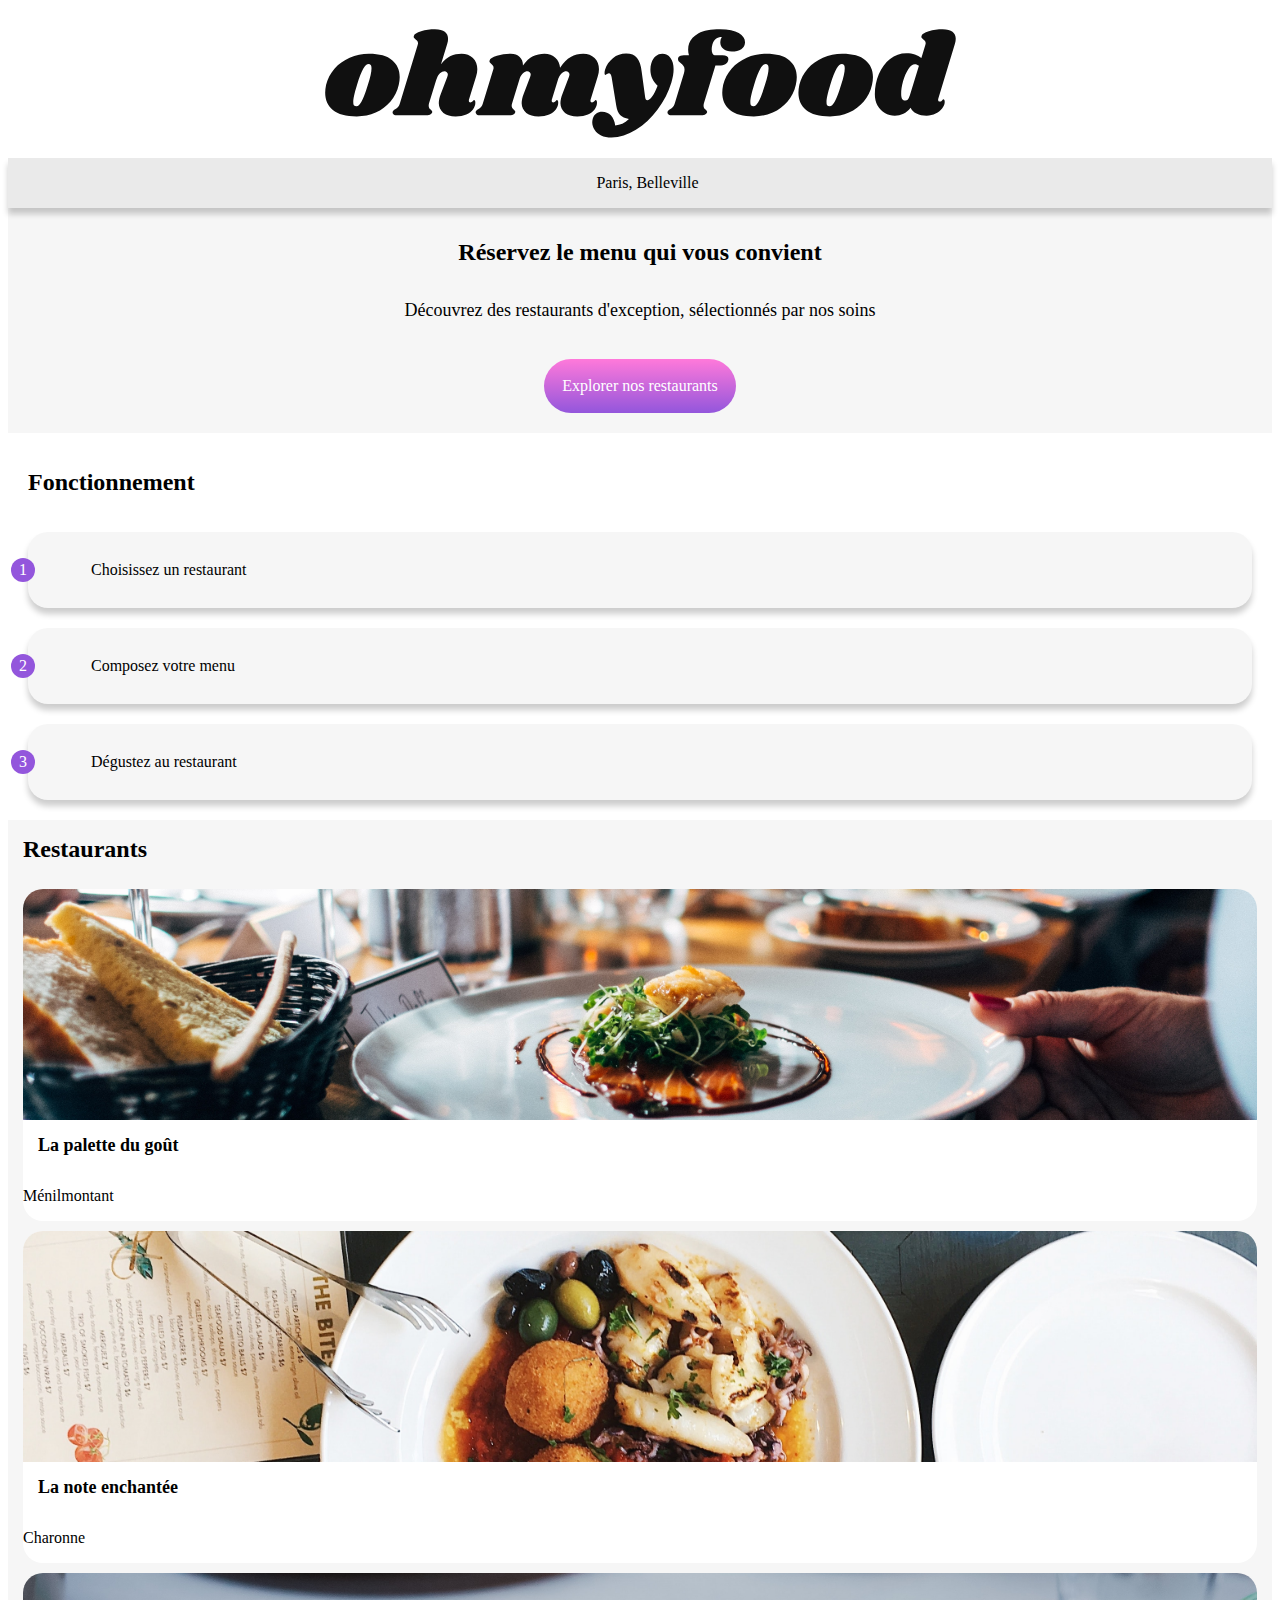
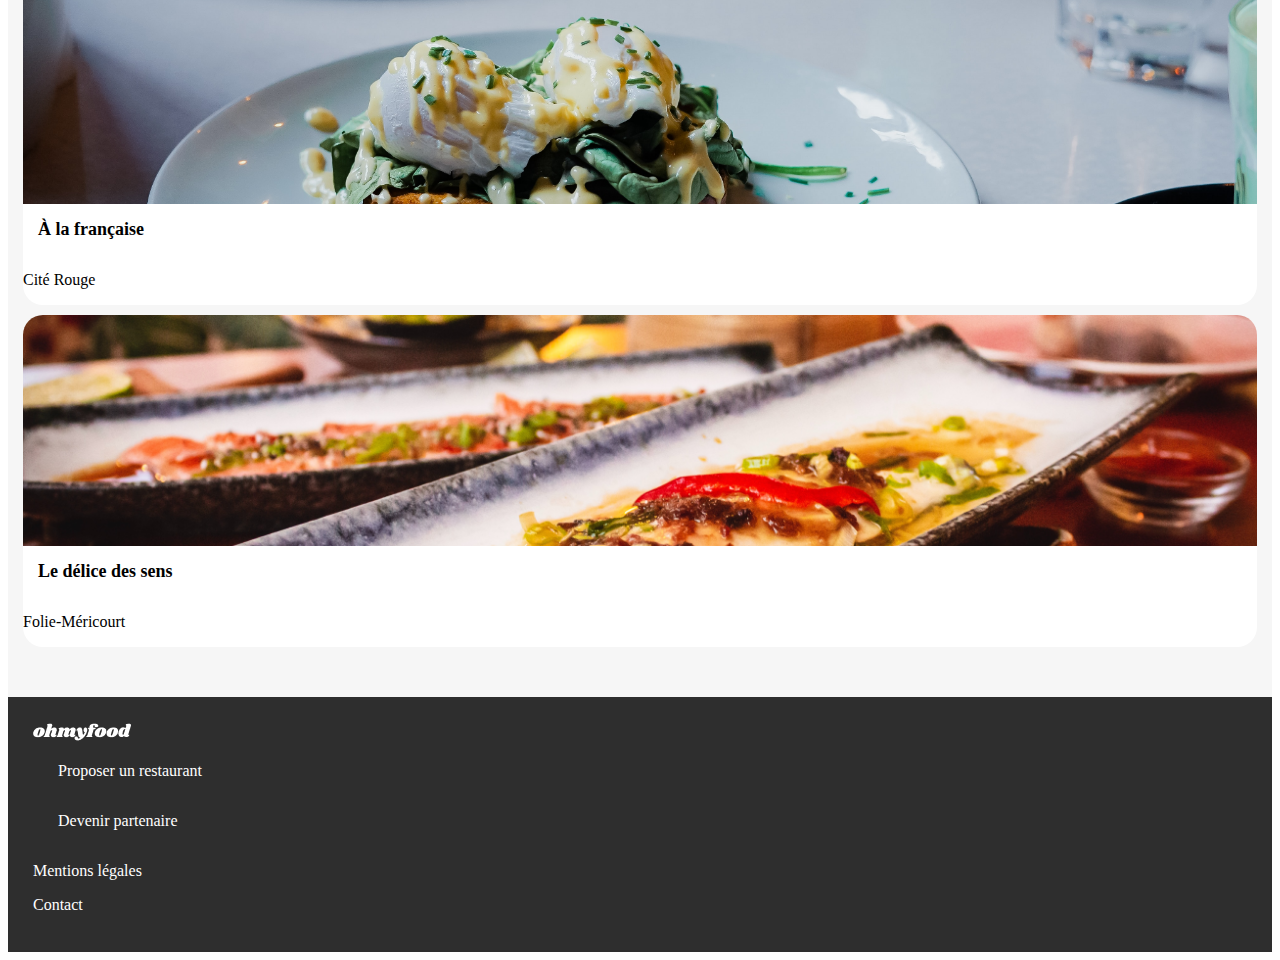
<file: index.html>
<html lang="fr">
    <head>
        <meta charset="UTF-8">
        <meta name="viewport" content="width=device-width, initial-scale=1.0">
        <link rel="preconnect" href="https://fonts.googleapis.com">
        <link rel="preconnect" href="https://fonts.gstatic.com" crossorigin>
        <link href="https://fonts.googleapis.com/css2?family=Raleway:wght@400;500;700&display=swap" rel="stylesheet">
        <link rel="stylesheet" href="https://cdnjs.cloudflare.com/ajax/libs/font-awesome/6.2.1/css/all.min.css"
        integrity="sha512-MV7K8+y+gLIBoVD59lQIYicR65iaqukzvf/nwasF0nqhPay5w/9lJmVM2hMDcnK1OnMGCdVK+iQrJ7lzPJQd1w=="
        crossorigin="anonymous" referrerpolicy="no-referrer">
        <link rel="stylesheet" href="./css-scss/style.css">
        <title>ohmyfood</title>
    </head>
    <body>
        <header>
            <img src="images et textes OMF/images/logo/ohmyfood@2x.svg" alt="logo ohmyfood">
            <div class="localisation">
                <i class="fa-solid fa-location-dot icon_location"></i>
                <p>Paris, Belleville</p>
            </div>
        </header>
        
        <section class="presentation">
            <h1>Réservez le menu qui vous convient</h1>
            <p>Découvrez des restaurants d'exception, sélectionnés par nos soins</p>
            <button class="btn">Explorer nos restaurants</button>
        </section>
        
        <section class="fonctionnement">
            <h1>Fonctionnement</h1>
            <div>
                <span>1</span>
                <i class="fa-solid fa-mobile-screen-button"></i>
                <p>Choisissez un restaurant</p>
            </div>
            <div>
                <span>2</span>
                <i class="fa-solid fa-list-ul"></i>
                <p>Composez votre menu</p> 
            </div>
            <div>
                <span>3</span>
                <i class="fa-solid fa-store"></i>
                <p>Dégustez au restaurant</p>
            </div>

        </section>

        <section class="restaurants">
            <h1>Restaurants</h1>
            <div>
                <img src="images et textes OMF/images/restaurants/jay-wennington-N_Y88TWmGwA-unsplash.jpg" alt="table avec un couvert et un repas">
                <div>
                    <h2>La palette du goût</h2>
                    <i class="fa-regular fa-heart"></i>
                </div>
                <p>Ménilmontant</p>
                
            </div>
            <div>
                <img src="images et textes OMF/images/restaurants/stil-u2Lp8tXIcjw-unsplash.jpg" alt="plat sur une table">
                <div>
                    <h2>La note enchantée</h2>
                    <i class="fa-regular fa-heart"></i>
                </div>
                <p>Charonne</p>
                
            </div>
            <div>
                <img src="images et textes OMF/images/restaurants/toa-heftiba-DQKerTsQwi0-unsplash.jpg" alt="repas sur une table">
                <div>
                    <h2>À la française</h2>
                    <i class="fa-regular fa-heart"></i>
                </div>
                <p>Cité Rouge</p>
                
                
            </div>
            <div>
                <img src="images et textes OMF/images/restaurants/louis-hansel-shotsoflouis-qNBGVyOCY8Q-unsplash.jpg" alt="longue assiette creuse sur une table">
                <div>
                    <h2>Le délice des sens</h2>
                    <i class="fa-regular fa-heart"></i>
                </div>
                <p>Folie-Méricourt</p>
            </div>
        </section>

        <footer>
            <div>
                <img src="images et textes OMF/images/logo/ohmyfood_little.png" alt="logo du site">
            </div>
            <div>
                <i class="fa-solid fa-utensils"></i>
                <p>Proposer un restaurant</p>
            </div>
            <div>
                <i class="fa-solid fa-handshake-angle"></i>                     
                <p>Devenir partenaire</p>
            </div>
            <p>Mentions légales</p>
            <p>Contact</p>

        </footer>
        
    
    </body>
</html>
</file>
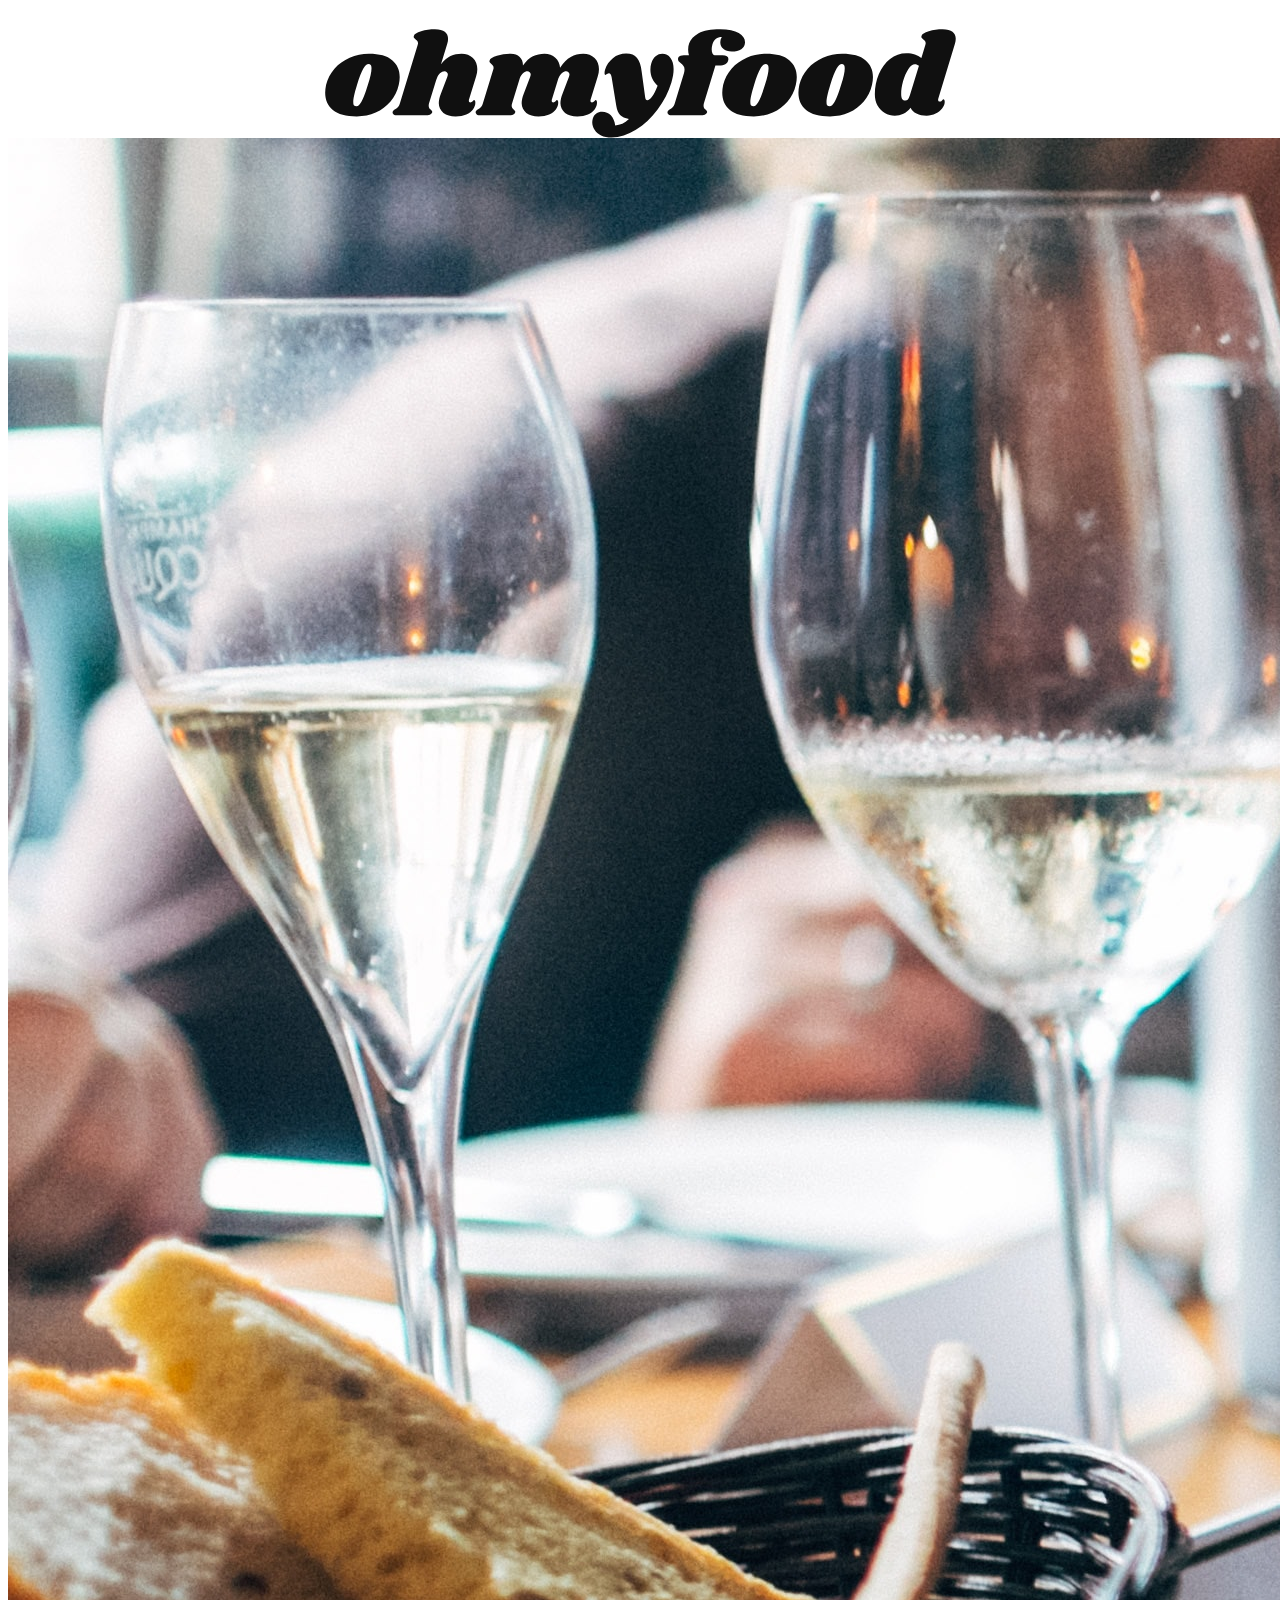
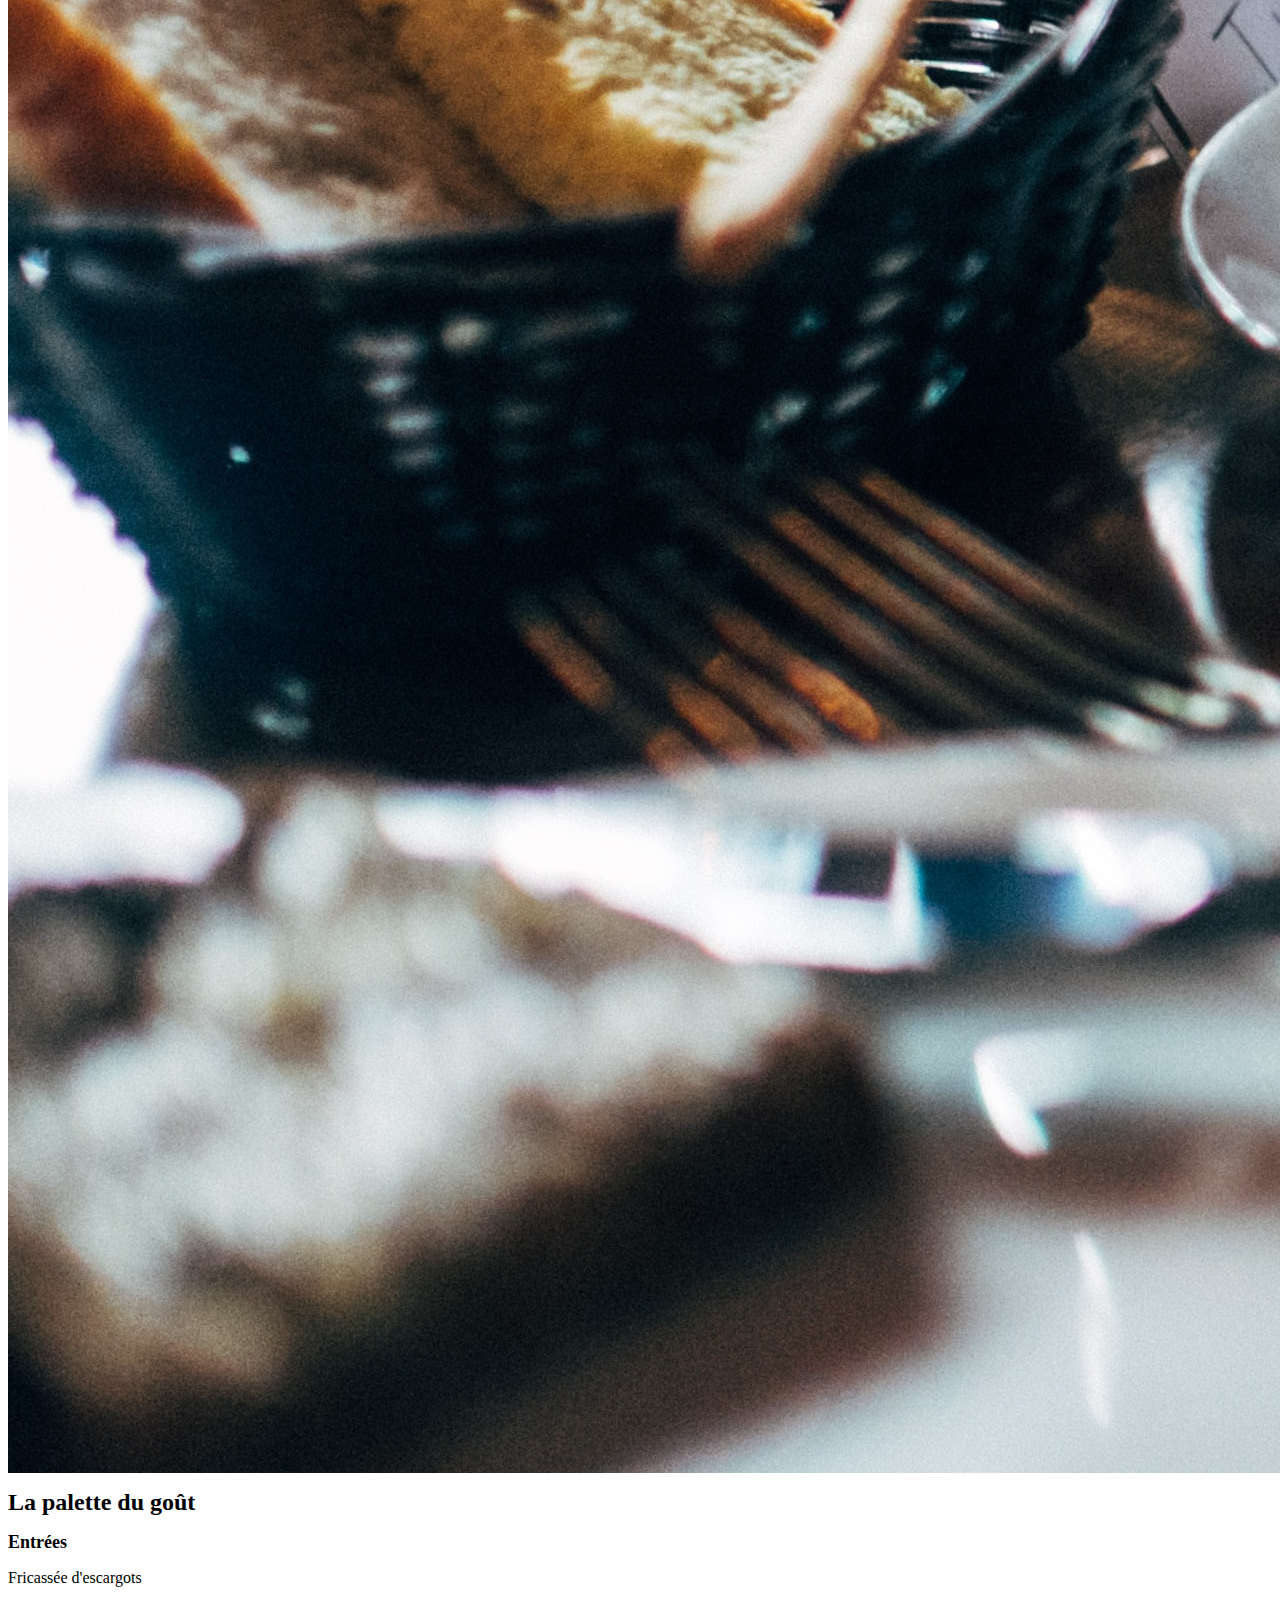
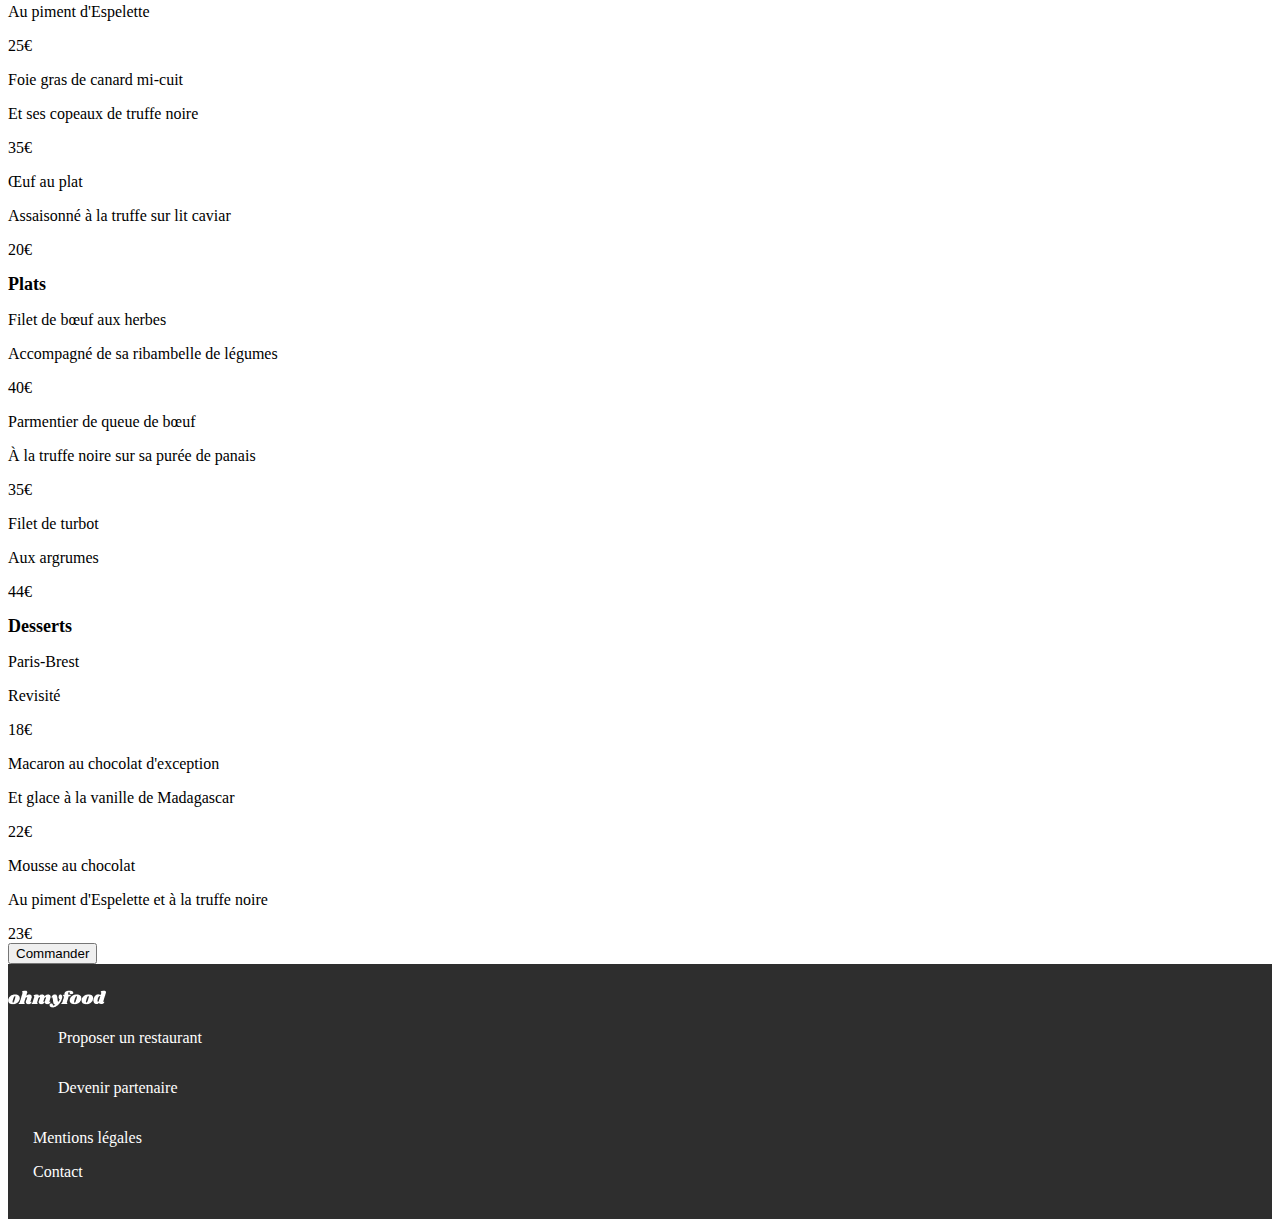
<file: page1.html>
<html lang="fr">
    
    <head>
        <meta charset="UTF-8">
        <meta name="viewport" content="width=device-width, initial-scale=1.0">
        <link rel="preconnect" href="https://fonts.googleapis.com">
        <link rel="preconnect" href="https://fonts.gstatic.com" crossorigin>
        <link href="https://fonts.googleapis.com/css2?family=Raleway:wght@400;500;700&display=swap" rel="stylesheet">
        <link rel="stylesheet" href="https://cdnjs.cloudflare.com/ajax/libs/font-awesome/6.2.1/css/all.min.css"
        integrity="sha512-MV7K8+y+gLIBoVD59lQIYicR65iaqukzvf/nwasF0nqhPay5w/9lJmVM2hMDcnK1OnMGCdVK+iQrJ7lzPJQd1w=="
        crossorigin="anonymous" referrerpolicy="no-referrer">
        <link rel="stylesheet" href="./css-scss/style.css">
        <title>ohmyfood</title>
    </head>
    
    <body>
        <header> 
            <img src="images et textes OMF/images/logo/ohmyfood@2x.svg" alt="logo ohmyfood">
        </header>
        
        <section>
            <img src="images et textes OMF/images/restaurants/jay-wennington-N_Y88TWmGwA-unsplash.jpg" alt="assiette sur une table et une main">
            <div>
                <h1>La palette du goût</h1>
                <i class="fa-regular fa-heart"></i>
            </div>
            <article> 
                <h2>Entrées</h2>
                <div>
                    <div>
                        <p>Fricassée d'escargots</p>
                        <p>Au piment d'Espelette</p>
                    </div>
                    <span>25€</span>
                </div>
                <div>
                    <div>
                        <p>Foie gras de canard mi-cuit</p>
                        <p>Et ses copeaux de truffe noire</p>
                    </div>
                    <span>35€</span>
                </div>
                <div>
                    <div>
                        <p>Œuf au plat</p>
                        <p>Assaisonné à la truffe sur lit caviar</p>
                    </div>
                    <span>20€</span>
                </div>

            </article>

            <article>
                <h2>Plats</h2>
                <div>
                    <div>
                        <p>Filet de bœuf aux herbes</p>
                        <p>Accompagné de sa ribambelle de légumes</p>
                    </div>
                    <span>40€</span>
                </div>
                <div>
                    <div>
                        <p>Parmentier de queue de bœuf</p>
                        <p>À la truffe noire sur sa purée de panais</p>
                    </div>
                    <span>35€</span>
                </div>
                <div>
                    <div>
                        <p>Filet de turbot</p>
                        <p>Aux argrumes</p>
                    </div>
                    <span>44€</span>
                </div>
            </article>
            <article>
                <h2>Desserts</h2>
                <div>
                    <div>
                        <p>Paris-Brest</p>
                        <p>Revisité</p>
                    </div>
                    <span>18€</span>
                </div>
                <div>
                    <div>
                        <p>Macaron au chocolat d'exception</p>
                        <p>Et glace à la vanille de Madagascar</p>
                    </div>
                    <span>22€</span>
                </div>
                <div>
                    <div>
                        <p>Mousse au chocolat</p>
                        <p>Au piment d'Espelette et à la truffe noire</p>
                    </div>
                    <span>23€</span>
                </div>
            </article>
            <button>Commander</button>

        </section>

        <footer>
            
            <img src="images et textes OMF/images/logo/ohmyfood_little.png" alt="logo du site">
            <div>
                <i class="fa-solid fa-utensils"></i>
                <p>Proposer un restaurant</p>
            </div>
            <div>
                <i class="fa-solid fa-handshake-angle"></i>
                <p>Devenir partenaire</p>
            </div>
            <p>Mentions légales</p>
            <p>Contact</p>

        </footer>
    </body>
    
</html>
</file>
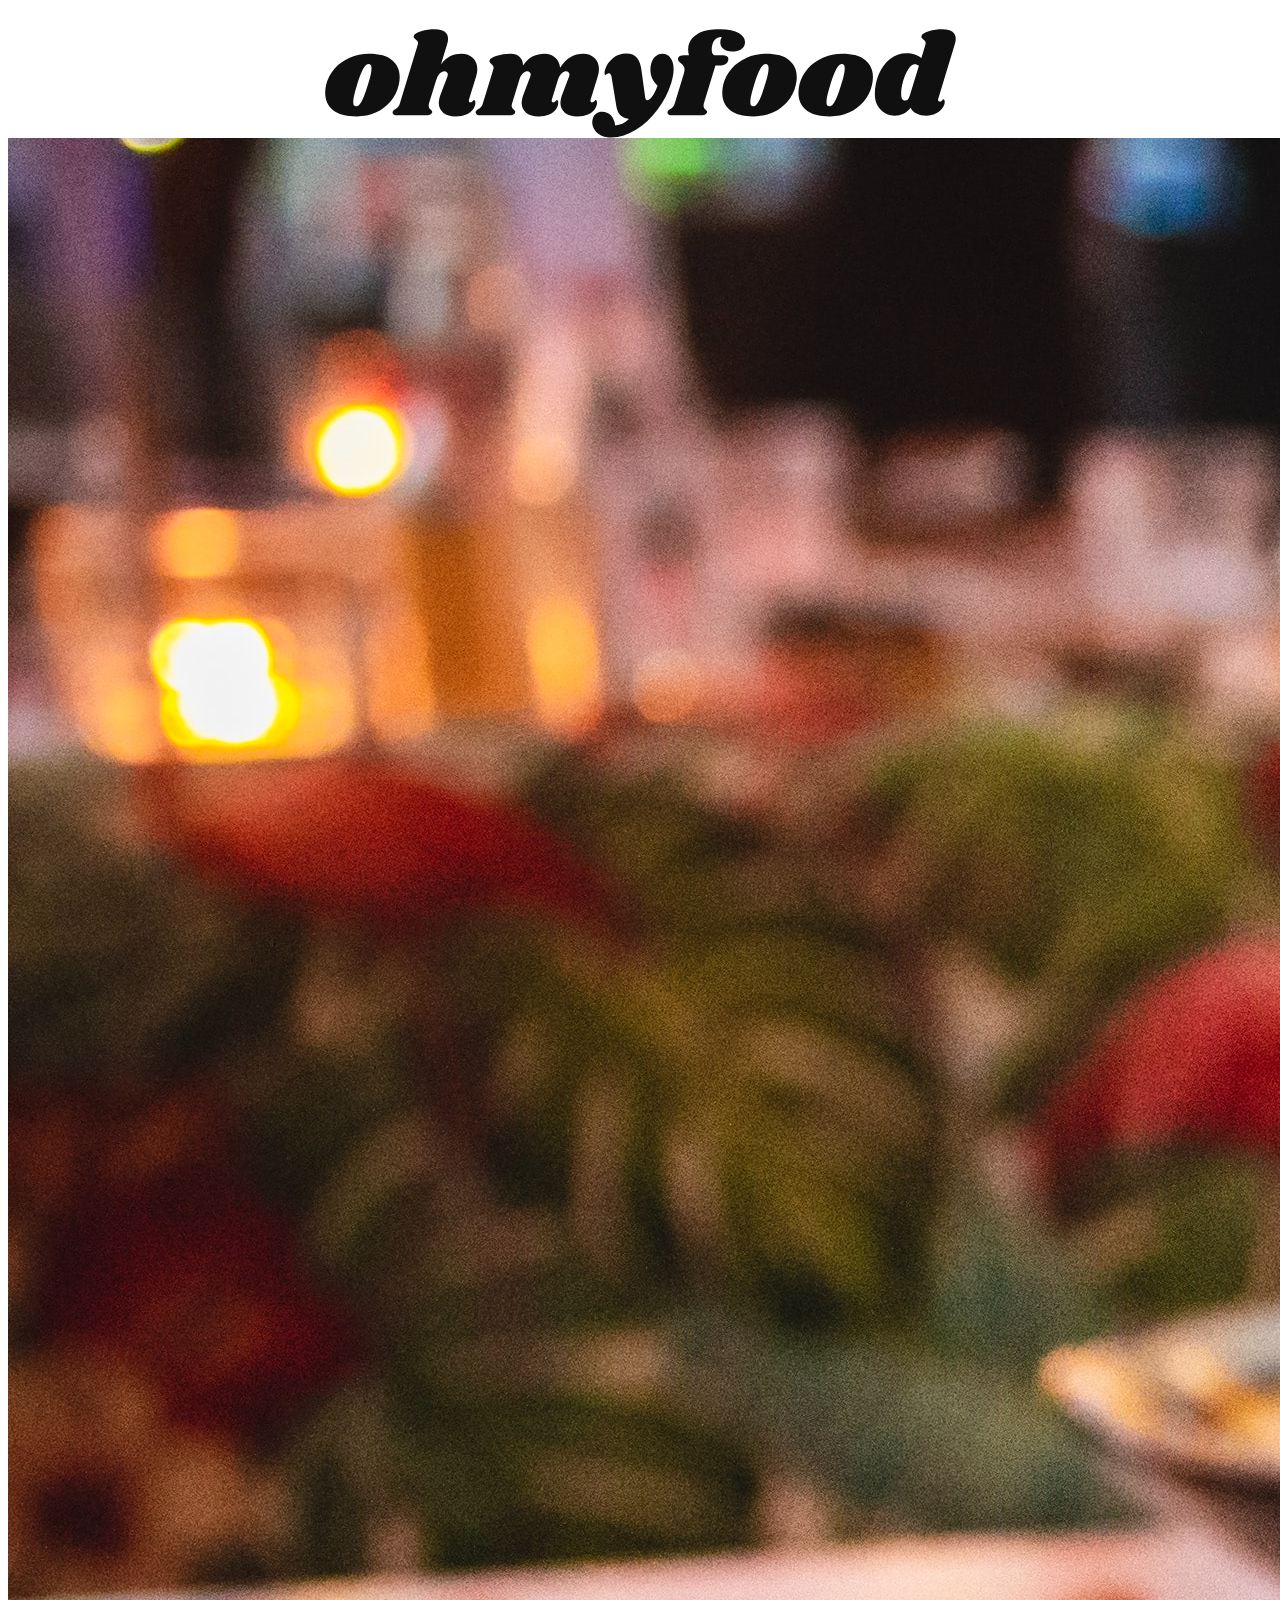
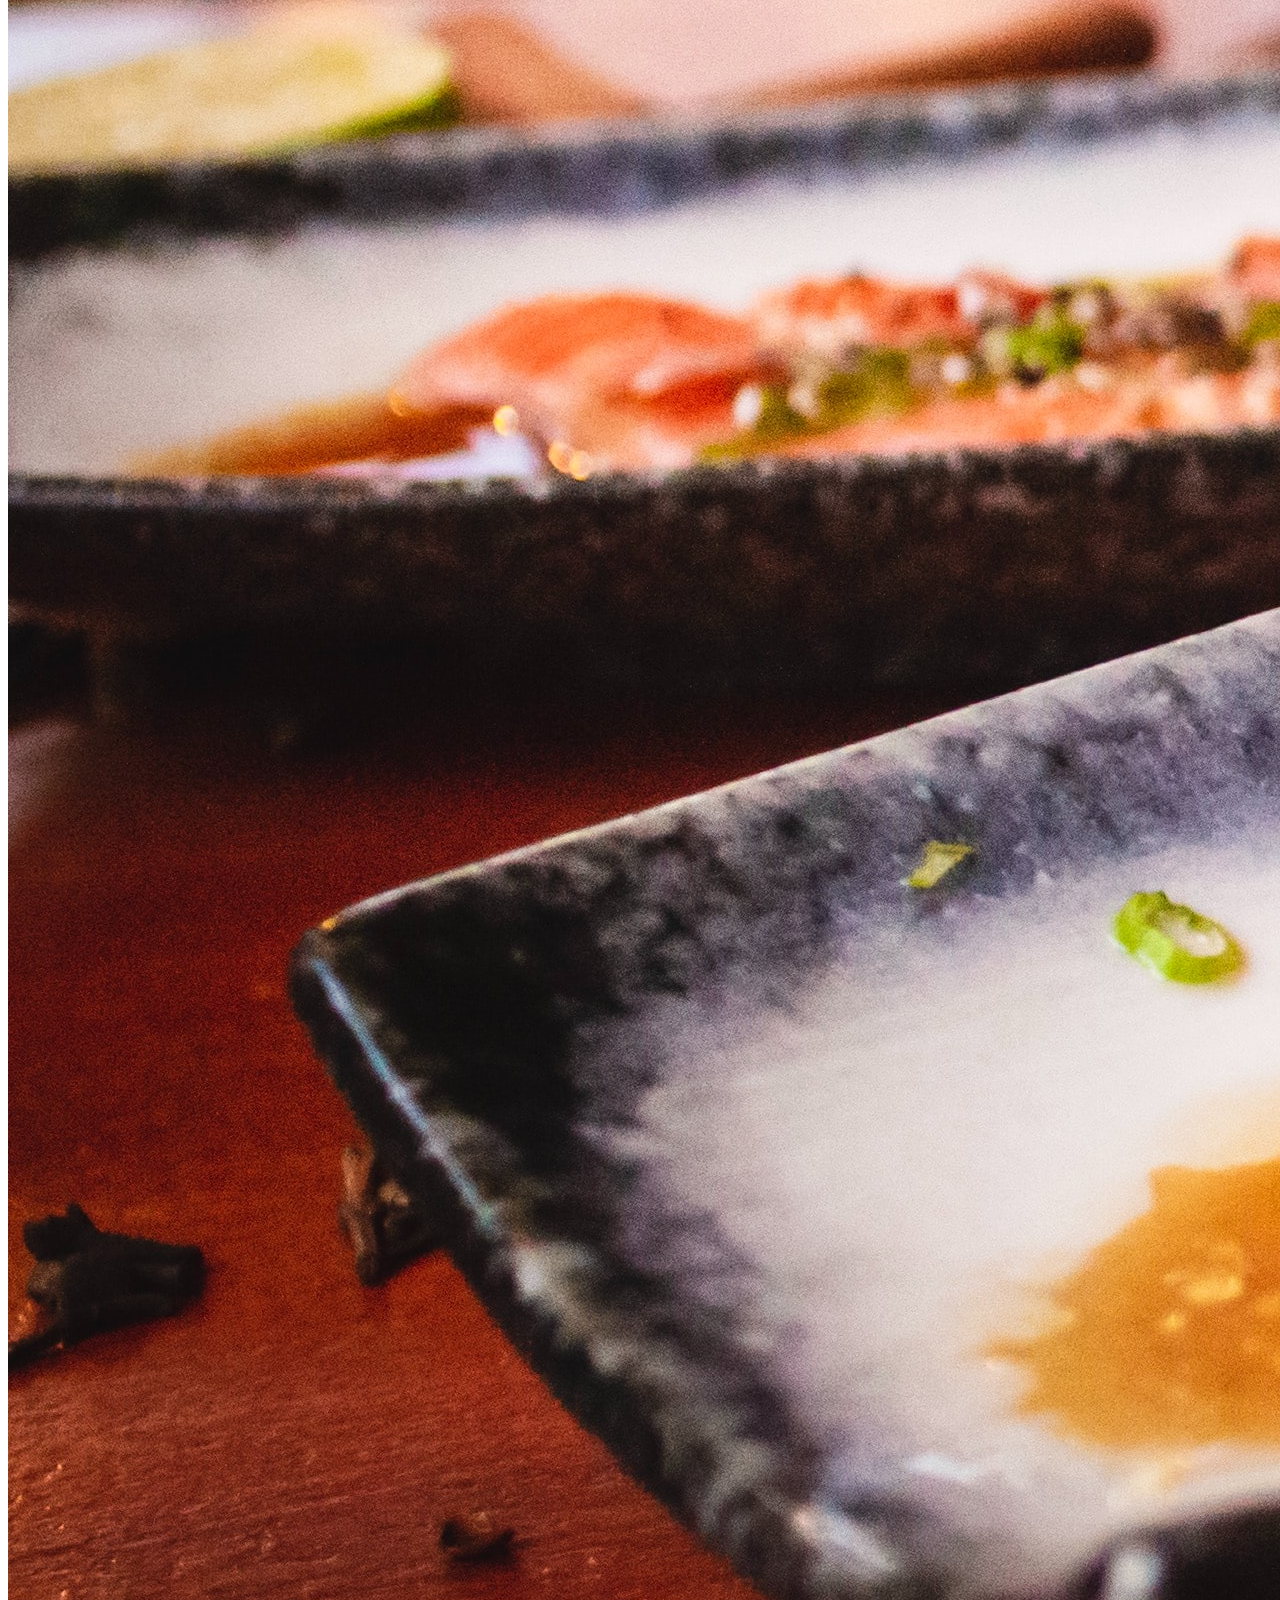
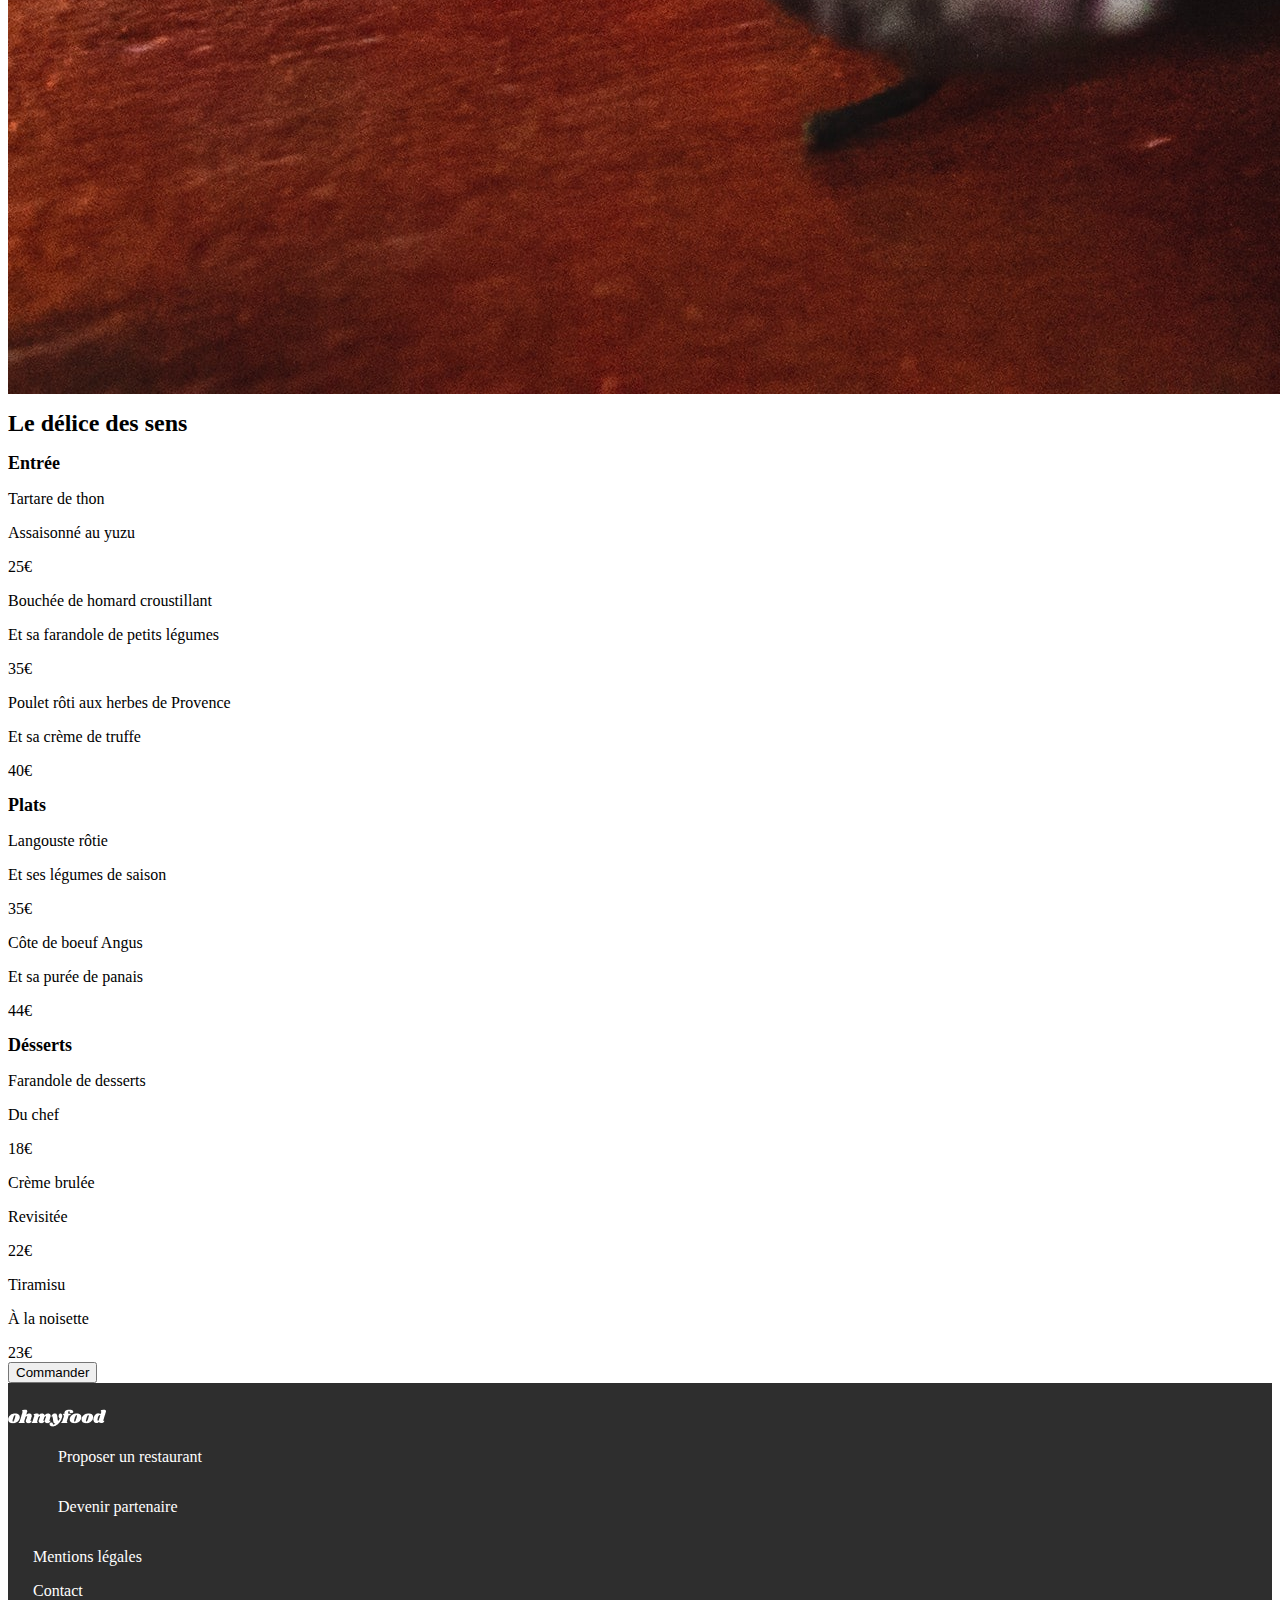
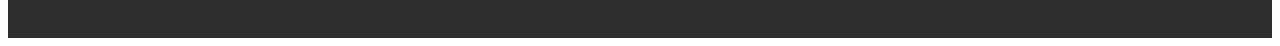
<file: page2.html>
<html lang="fr">
    
    <head>
        <meta charset="UTF-8">
        <meta name="viewport" content="width=device-width, initial-scale=1.0">
        <link rel="preconnect" href="https://fonts.googleapis.com">
        <link rel="preconnect" href="https://fonts.gstatic.com" crossorigin>
        <link href="https://fonts.googleapis.com/css2?family=Raleway:wght@400;500;700&display=swap" rel="stylesheet">
        <link rel="stylesheet" href="https://cdnjs.cloudflare.com/ajax/libs/font-awesome/6.2.1/css/all.min.css"
        integrity="sha512-MV7K8+y+gLIBoVD59lQIYicR65iaqukzvf/nwasF0nqhPay5w/9lJmVM2hMDcnK1OnMGCdVK+iQrJ7lzPJQd1w=="
        crossorigin="anonymous" referrerpolicy="no-referrer">
        <link rel="stylesheet" href="./css-scss/style.css">
        <title>ohmyfood</title>
    </head>
    
    <body>
        <header> 
            <img src="images et textes OMF/images/logo/ohmyfood@2x.svg" alt="logo ohmyfood">
        </header>
        
        <section>
            <img src="images et textes OMF/images/restaurants/louis-hansel-shotsoflouis-qNBGVyOCY8Q-unsplash.jpg" alt="assiette contenant du poisson sur une table">
            <div>
                <h1>Le délice des sens</h1>
                <i class="fa-regular fa-heart"></i>
            </div>
            <article> 
                <h2>Entrée</h2>
                <div>
                    <div>
                        <p>Tartare de thon</p>
                        <p>Assaisonné au yuzu</p>
                    </div>
                    <span>25€</span>
                </div>
                <div>
                    <div>
                        <p>Bouchée de homard croustillant</p>
                        <p>Et sa farandole de petits légumes</p>
                    </div>
                    <span>35€</span>
                </div>
                <div>
                    <div>
                        <p>Poulet rôti aux herbes de Provence</p>
                        <p>Et sa crème de truffe</p>
                    </div>
                    <span>40€</span>
                </div>

            </article>

            <article>
                <h2>Plats</h2>
                <div>
                    <div>
                        <p>Langouste rôtie</p>
                        <p>Et ses légumes de saison</p>
                    </div>
                    <span>35€</span>
                </div>
                <div>
                    <div>
                        <p>Côte de boeuf Angus</p>
                        <p>Et sa purée de panais</p>
                    </div>
                    <span>44€</span>
                </div>
            </article>
            <article>
                <h2>Désserts</h2>
                <div>
                    <div>
                        <p>Farandole de desserts</p>
                        <p>Du chef</p>
                    </div>
                    <span>18€</span>
                </div>
                <div>
                    <div>
                        <p>Crème brulée</p>
                        <p>Revisitée</p>
                    </div>
                    <span>22€</span>
                </div>
                <div>
                    <div>
                        <p>Tiramisu</p>
                        <p>À la noisette</p>
                    </div>
                    <span>23€</span>
                </div>
            </article>
            <button>Commander</button>

        </section>

        <footer>
        
            <img src="images et textes OMF/images/logo/ohmyfood_little.png" alt="logo du site">
            <div>
                <i class="fa-solid fa-utensils"></i>
                <p>Proposer un restaurant</p>
            </div>
            <div>
                <i class="fa-solid fa-handshake-angle"></i>
                <p>Devenir partenaire</p>
            </div>
            <p>Mentions légales</p>
            <p>Contact</p>

        </footer>
    </body>
    
</html>
</file>
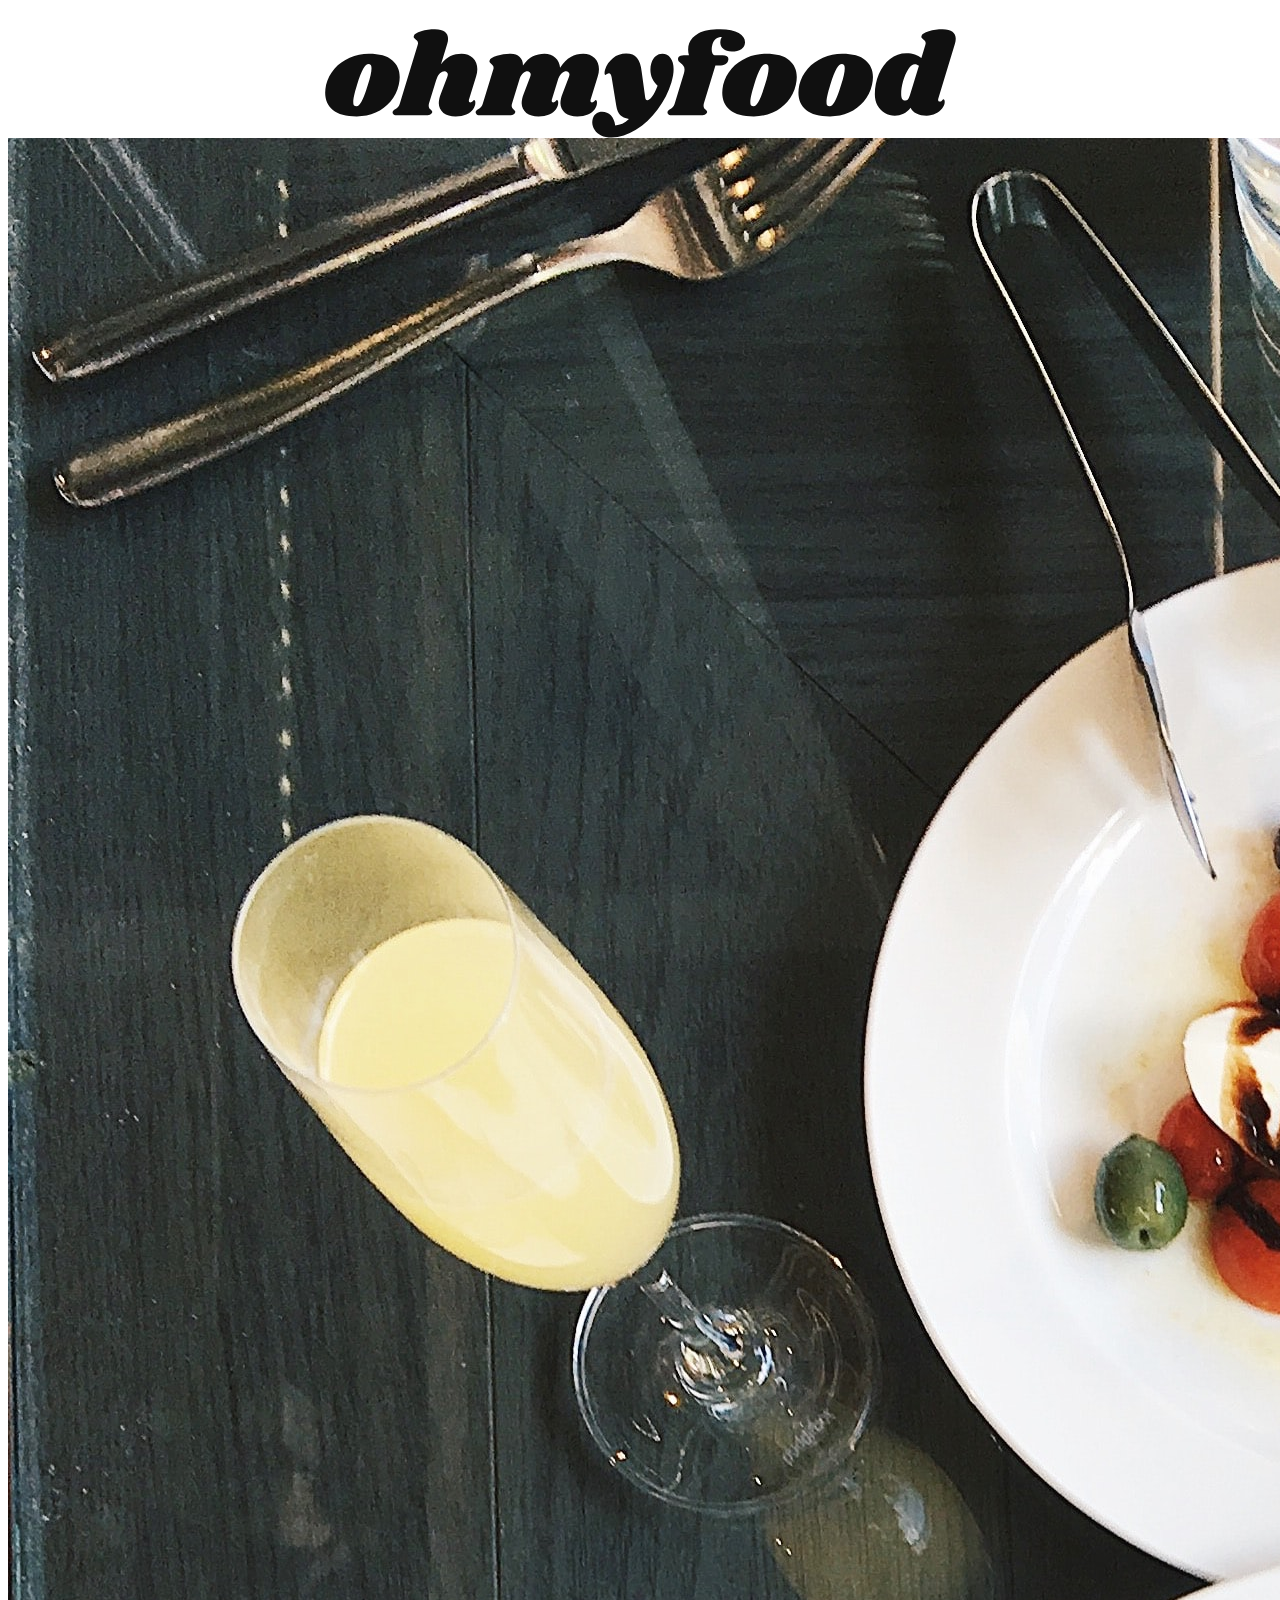
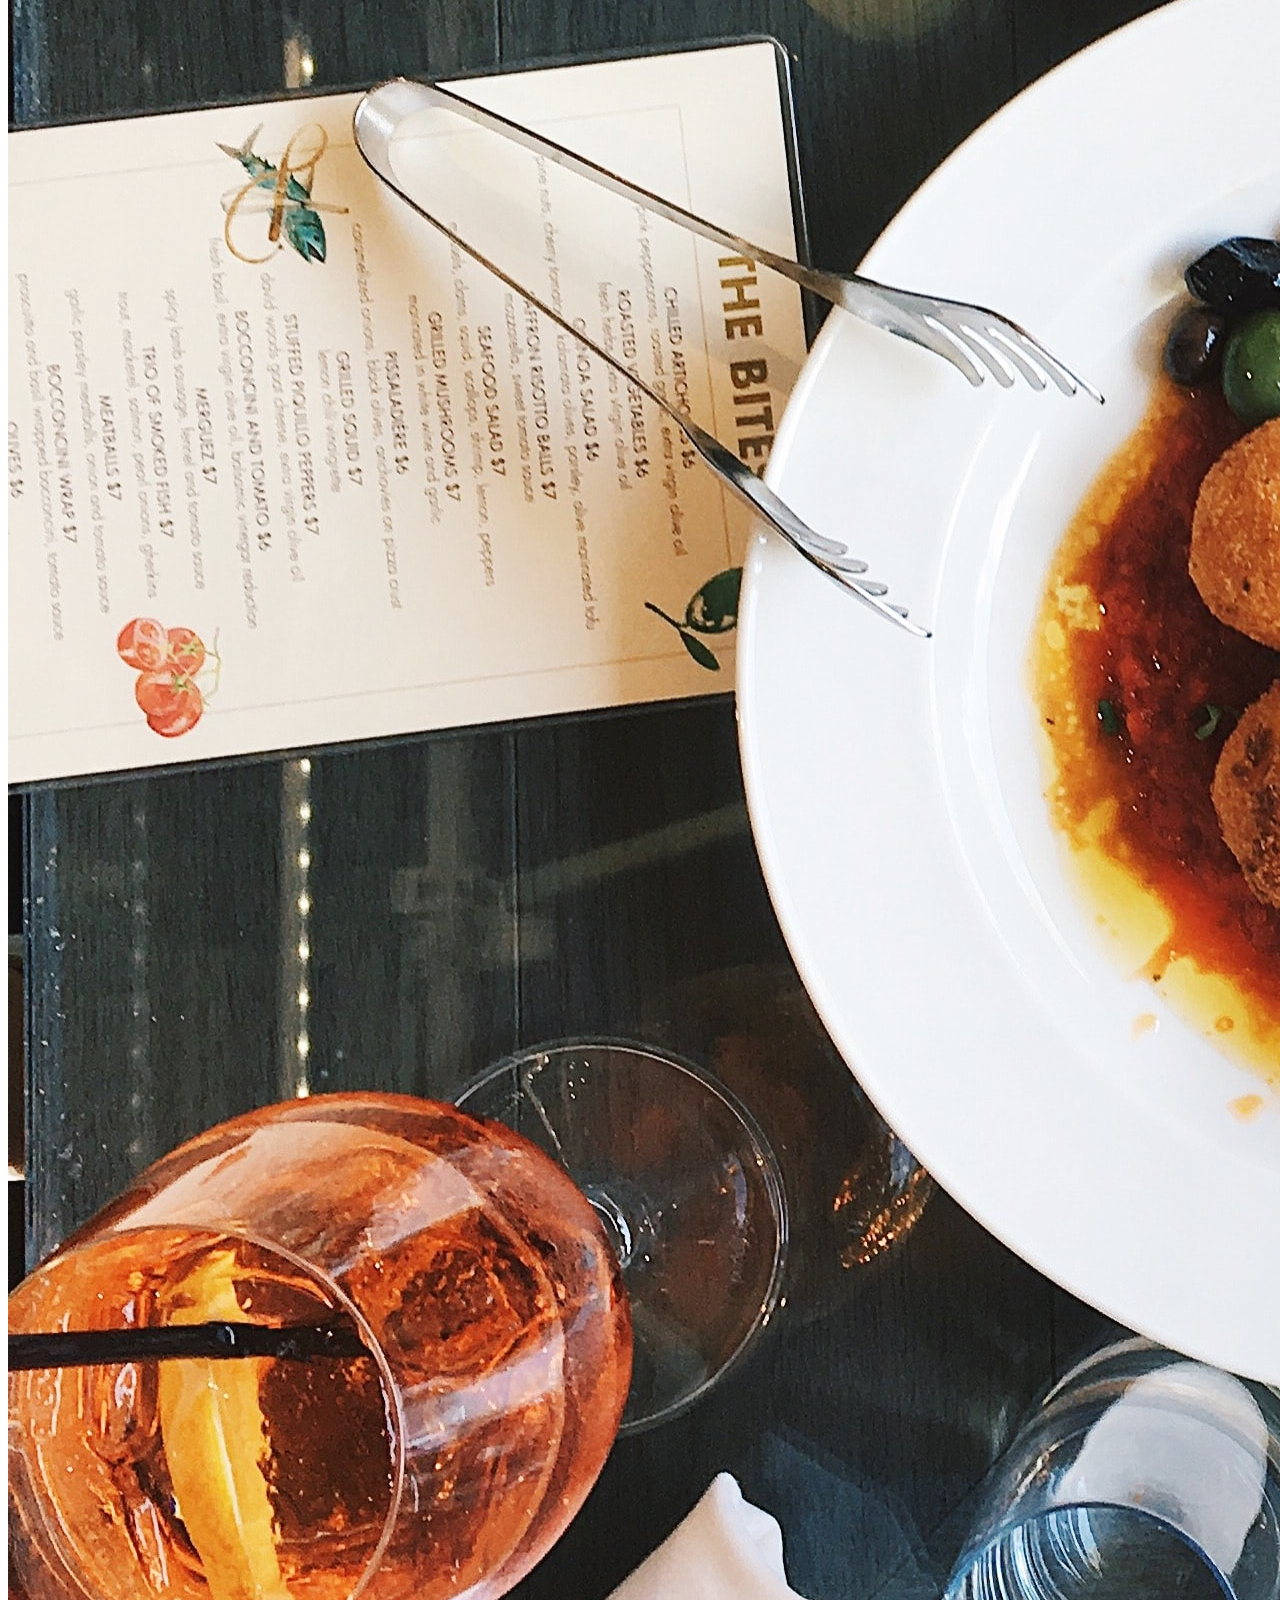
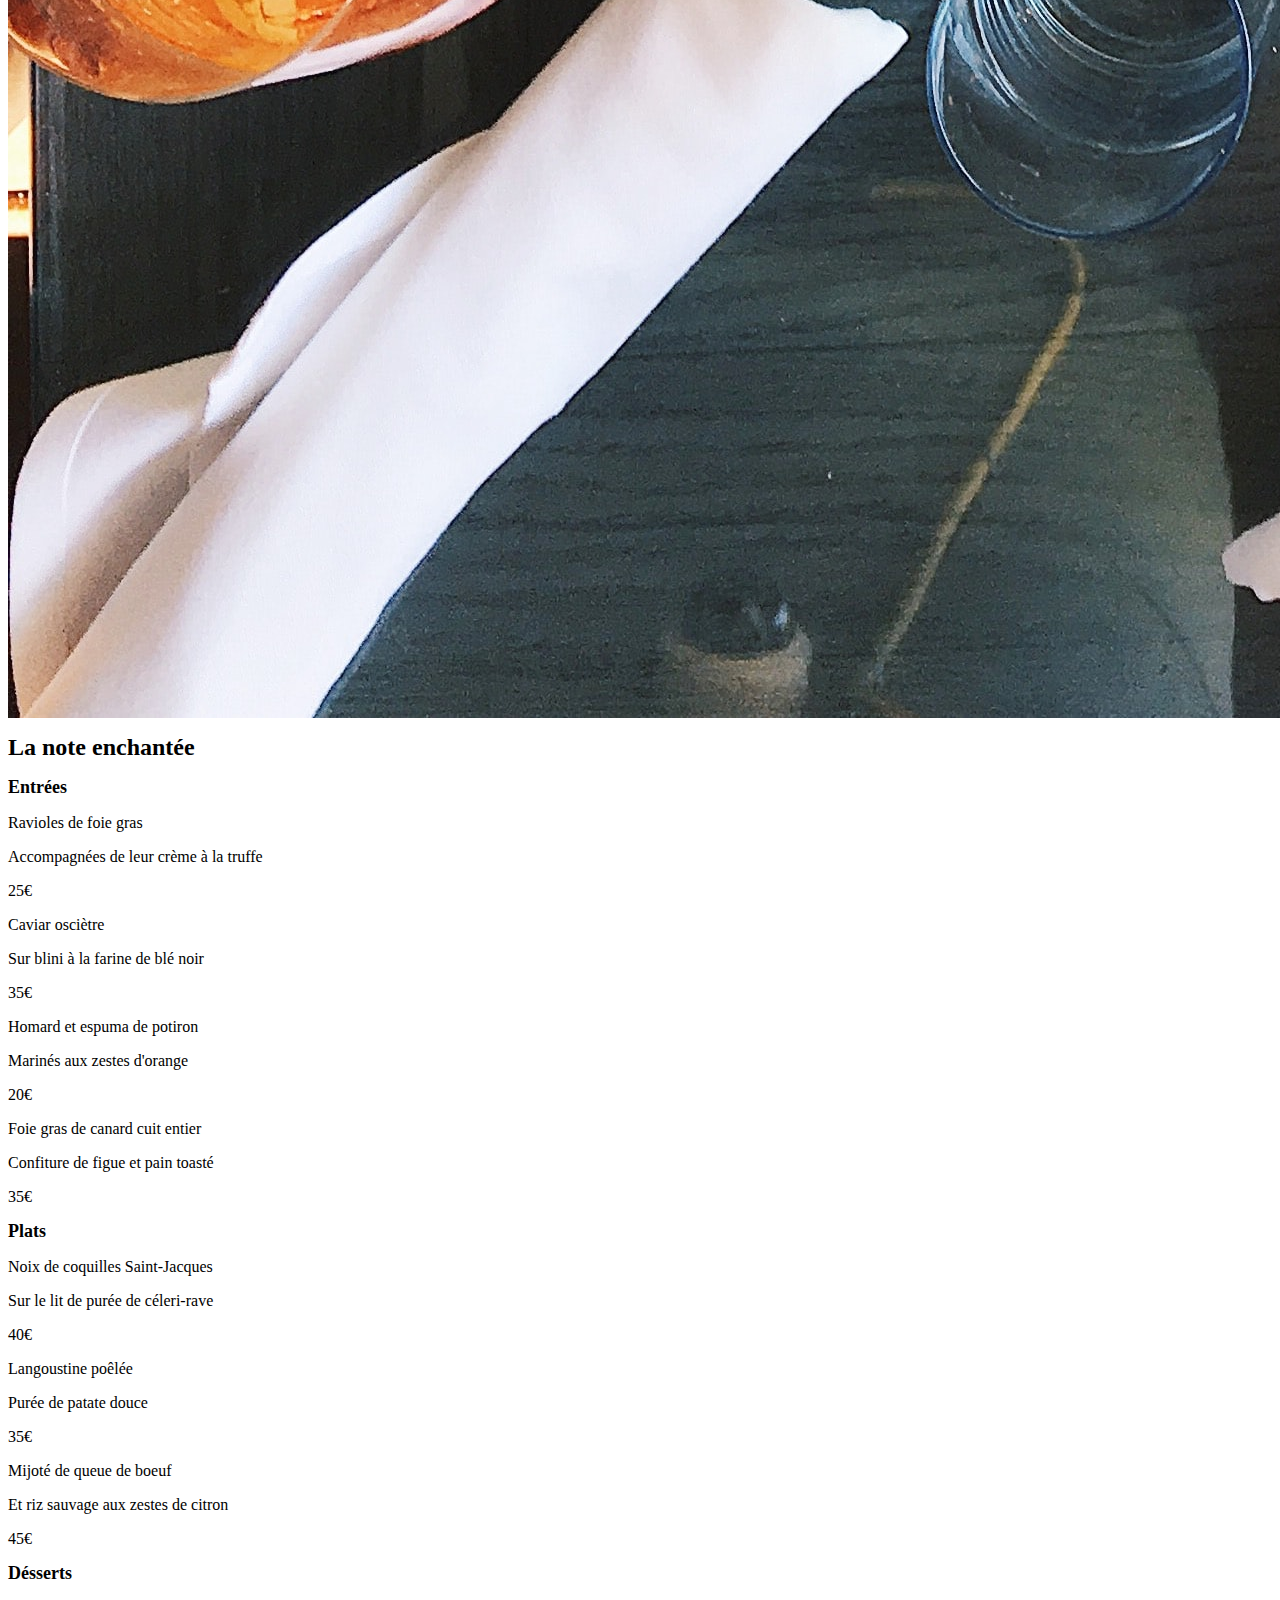
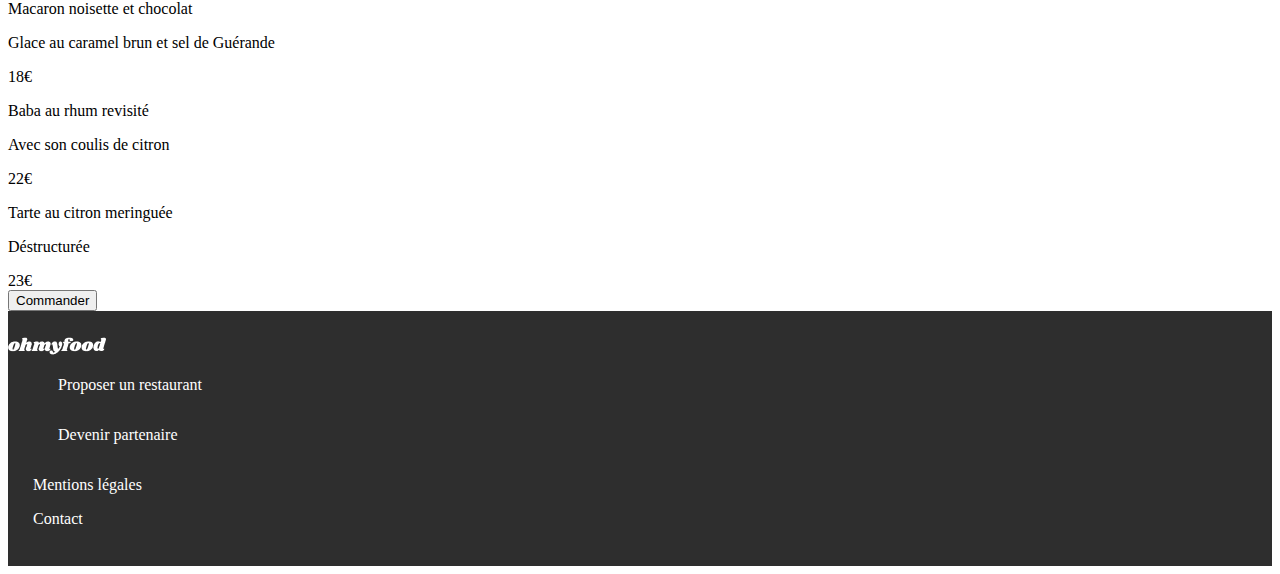
<file: page3.html>
<html lang="fr">
    
    <head>
        <meta charset="UTF-8">
        <meta name="viewport" content="width=device-width, initial-scale=1.0">
        <link rel="preconnect" href="https://fonts.googleapis.com">
        <link rel="preconnect" href="https://fonts.gstatic.com" crossorigin>
        <link href="https://fonts.googleapis.com/css2?family=Raleway:wght@400;500;700&display=swap" rel="stylesheet">
        <link rel="stylesheet" href="https://cdnjs.cloudflare.com/ajax/libs/font-awesome/6.2.1/css/all.min.css"
        integrity="sha512-MV7K8+y+gLIBoVD59lQIYicR65iaqukzvf/nwasF0nqhPay5w/9lJmVM2hMDcnK1OnMGCdVK+iQrJ7lzPJQd1w=="
        crossorigin="anonymous" referrerpolicy="no-referrer">
        <link rel="stylesheet" href="./css-scss/style.css">
        <title>ohmyfood</title>
    </head>
    
    <body>
        <header> 
            <img src="images et textes OMF/images/logo/ohmyfood@2x.svg" alt="logo ohmyfood">
        </header>
        
        <section>
            <img src="images et textes OMF/images/restaurants/stil-u2Lp8tXIcjw-unsplash.jpg" alt="2 assiettes sur une table">
            <div>
                <h1>La note enchantée</h1>
                <i class="fa-regular fa-heart"></i>
            </div>
            <article> 
                <h2>Entrées</h2>
                <div>
                    <div>
                        <p>Ravioles de foie gras</p>
                        <p>Accompagnées de leur crème à la truffe</p>
                    </div>
                    <span>25€</span>
                </div>
                <div>
                    <div>
                        <p>Caviar osciètre</p>
                        <p>Sur blini à la farine de blé noir</p>
                    </div>
                    <span>35€</span>
                </div>
                <div>
                    <div>
                        <p>Homard et espuma de potiron</p>
                        <p>Marinés aux zestes d'orange</p>
                    </div>
                    <span>20€</span>
                </div>
                <div>
                    <div>
                        <p>Foie gras de canard cuit entier</p>
                        <p>Confiture de figue et pain toasté</p>
                    </div>
                    <span>35€</span>
                </div>

            </article>

            <article>
                <h2>Plats</h2>
                <div>
                    <div>
                        <p>Noix de coquilles Saint-Jacques</p>
                        <p>Sur le lit de purée de céleri-rave</p>
                    </div>
                    <span>40€</span>
                </div>
                <div>
                    <div>
                        <p>Langoustine poêlée</p>
                        <p>Purée de patate douce</p>
                    </div>
                    <span>35€</span>
                </div>
                <div>
                    <div>
                        <p>Mijoté de queue de boeuf</p>
                        <p>Et riz sauvage aux zestes de citron</p>
                    </div>
                    <span>45€</span>
                </div>
            </article>

            <article>
                <h2>Désserts</h2>
                <div>
                    <div>
                        <p>Macaron noisette et chocolat</p>
                        <p>Glace au caramel brun et sel de Guérande</p>
                    </div>
                    <span>18€</span>
                </div>
                <div>
                    <div>
                        <p>Baba au rhum revisité </p>
                        <p>Avec son coulis de citron</p>
                    </div>
                    <p>22€</p>
                </div>
                <div>
                    <div>
                        <p>Tarte au citron meringuée </p>
                        <p>Déstructurée</p>
                    </div>
                    <span>23€</span>
                </div>
            </article>
            <button>Commander</button>

        
        </section>

        <footer>
        
            <img src="images et textes OMF/images/logo/ohmyfood_little.png" alt="logo du site">
            <div>
                <i class="fa-solid fa-utensils"></i>
                <p>Proposer un restaurant</p>
            </div>
            <div>
                <i class="fa-solid fa-handshake-angle"></i>
                <p>Devenir partenaire</p>
            </div>
            <p>Mentions légales</p>
            <p>Contact</p>

        </footer>
    </body>
    
</html>
</file>
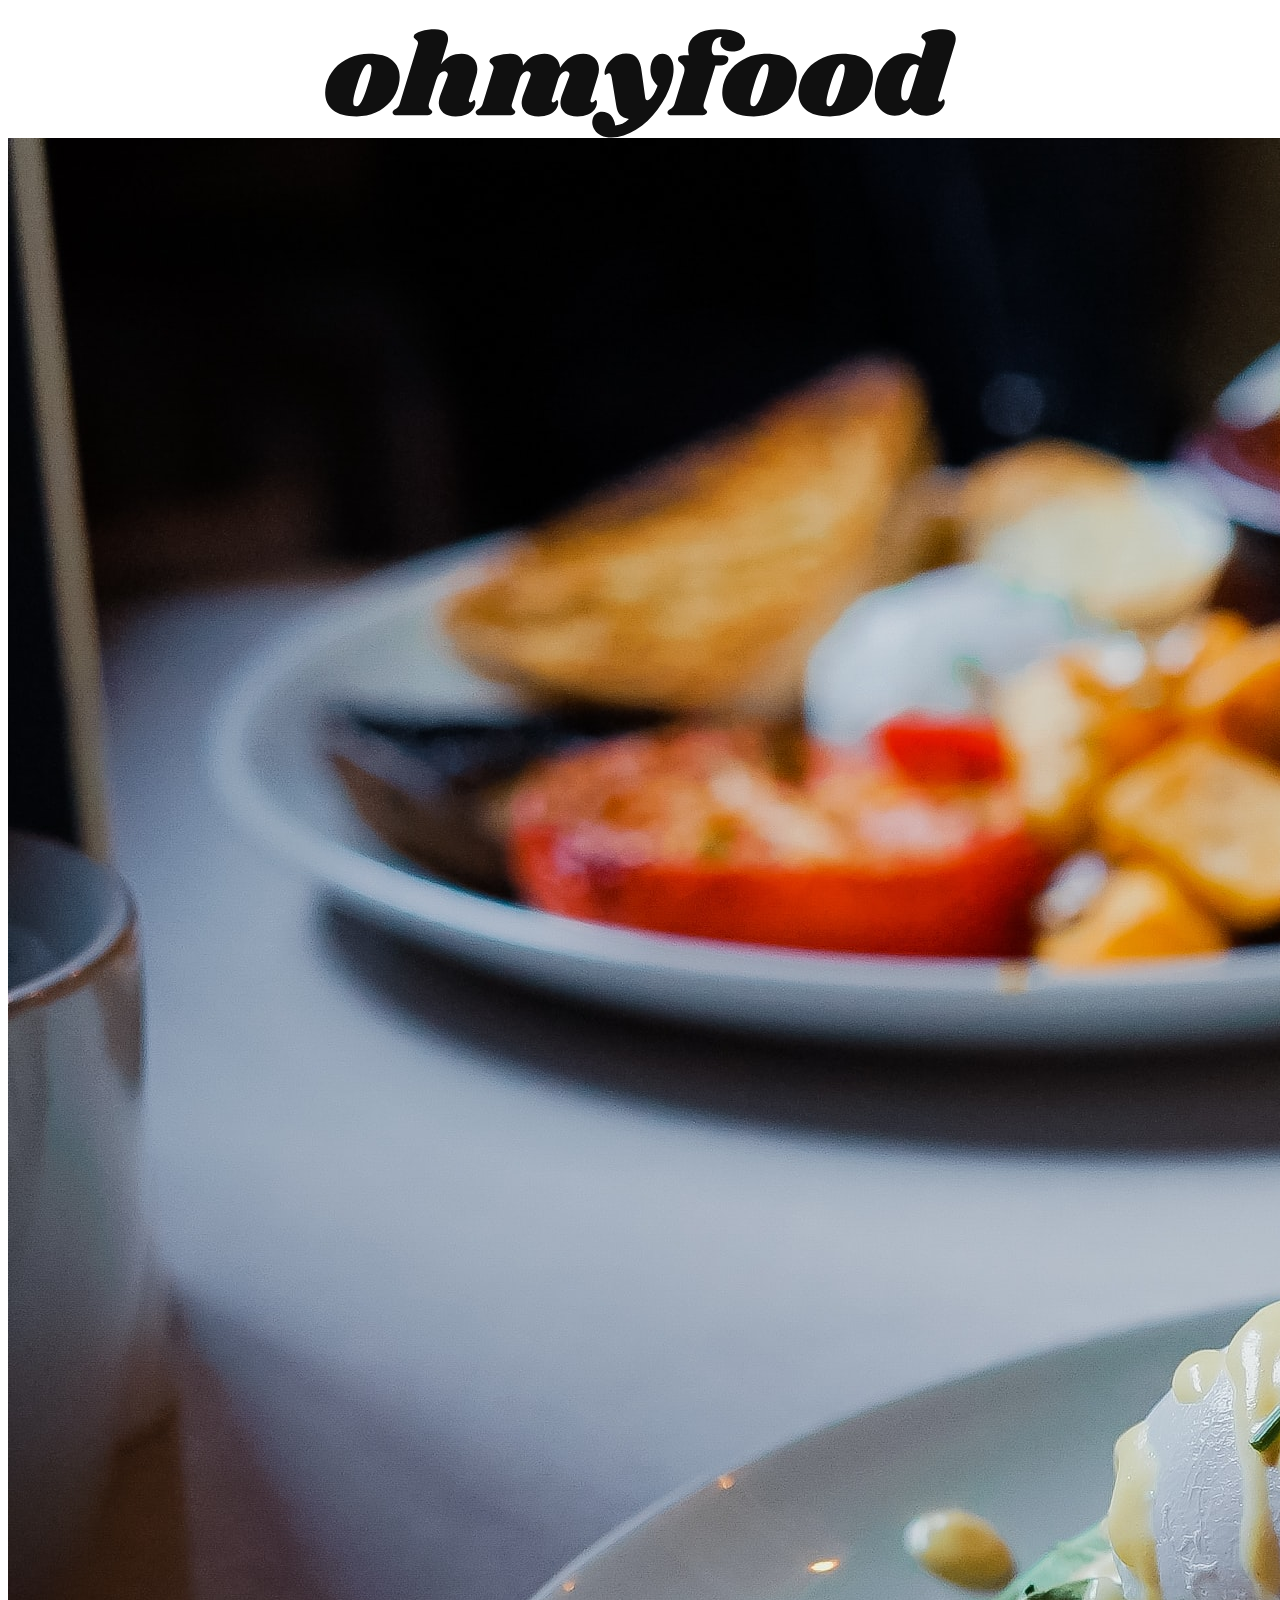
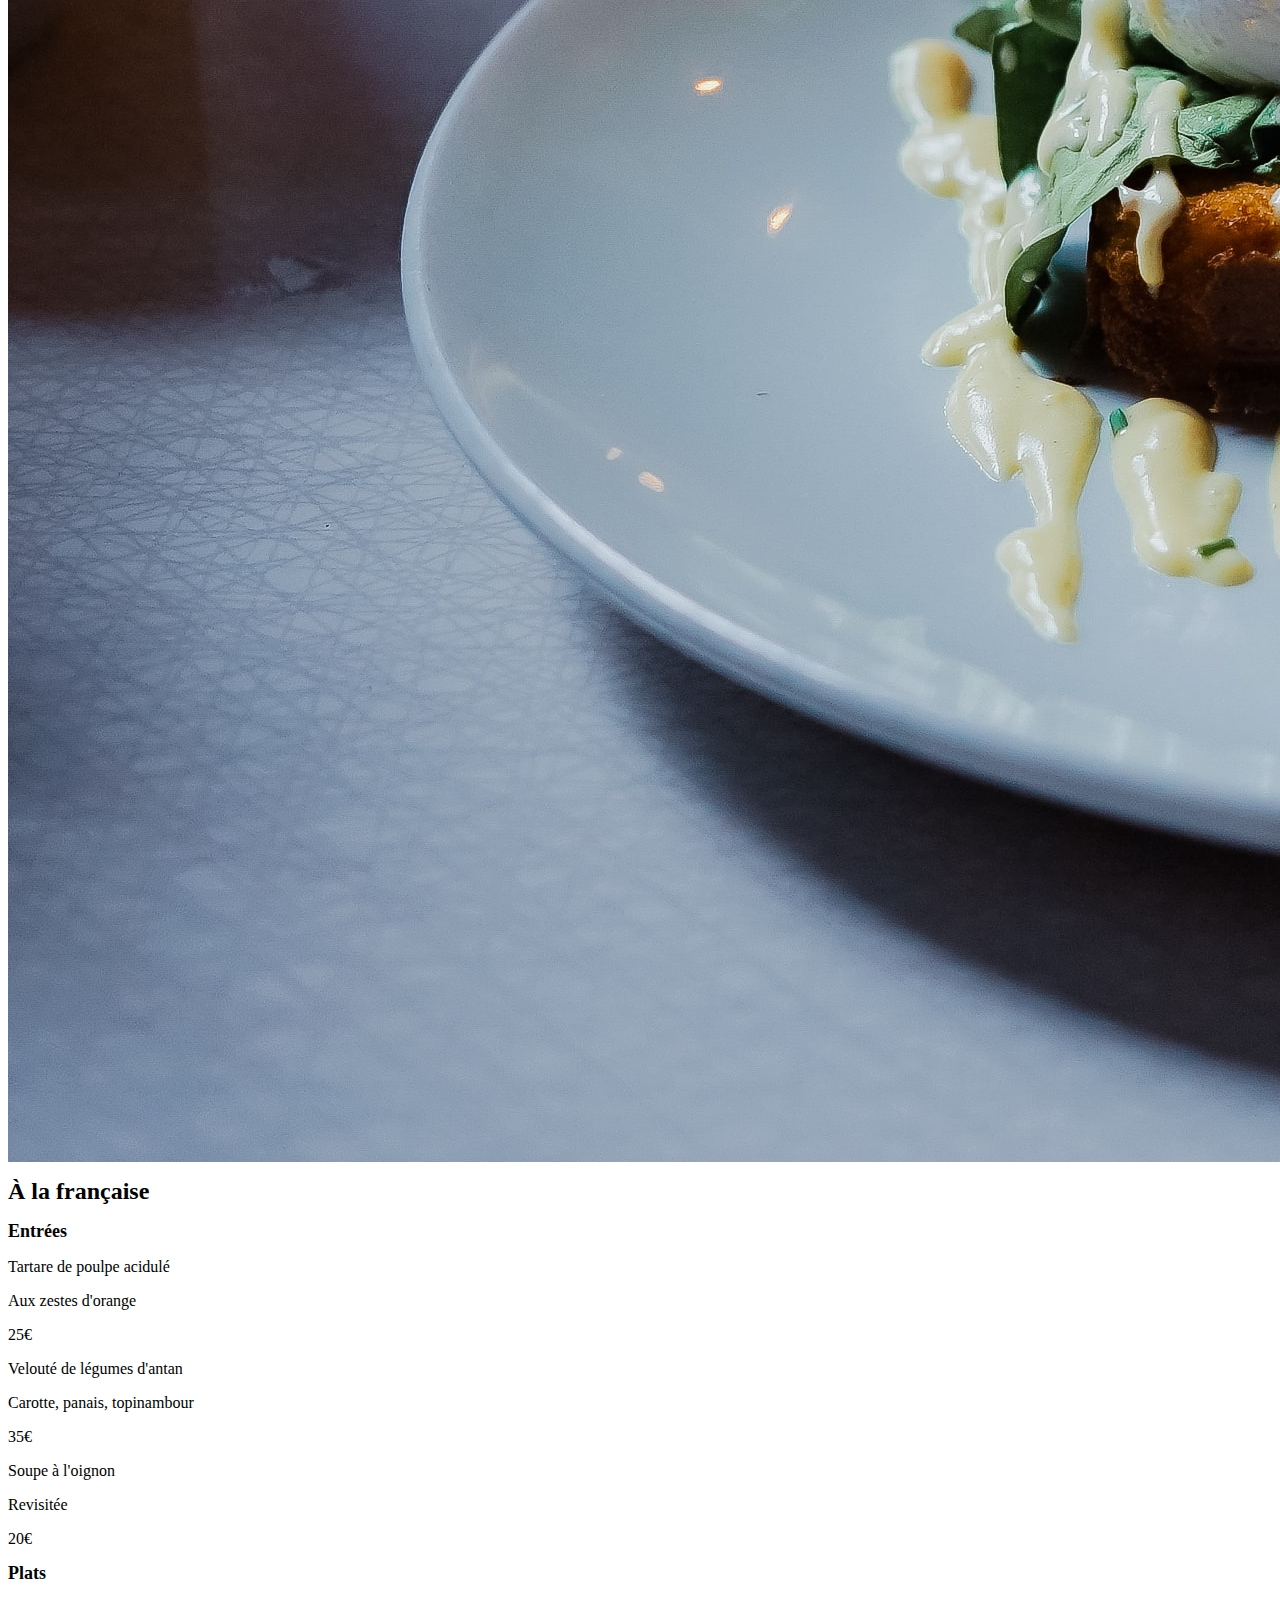
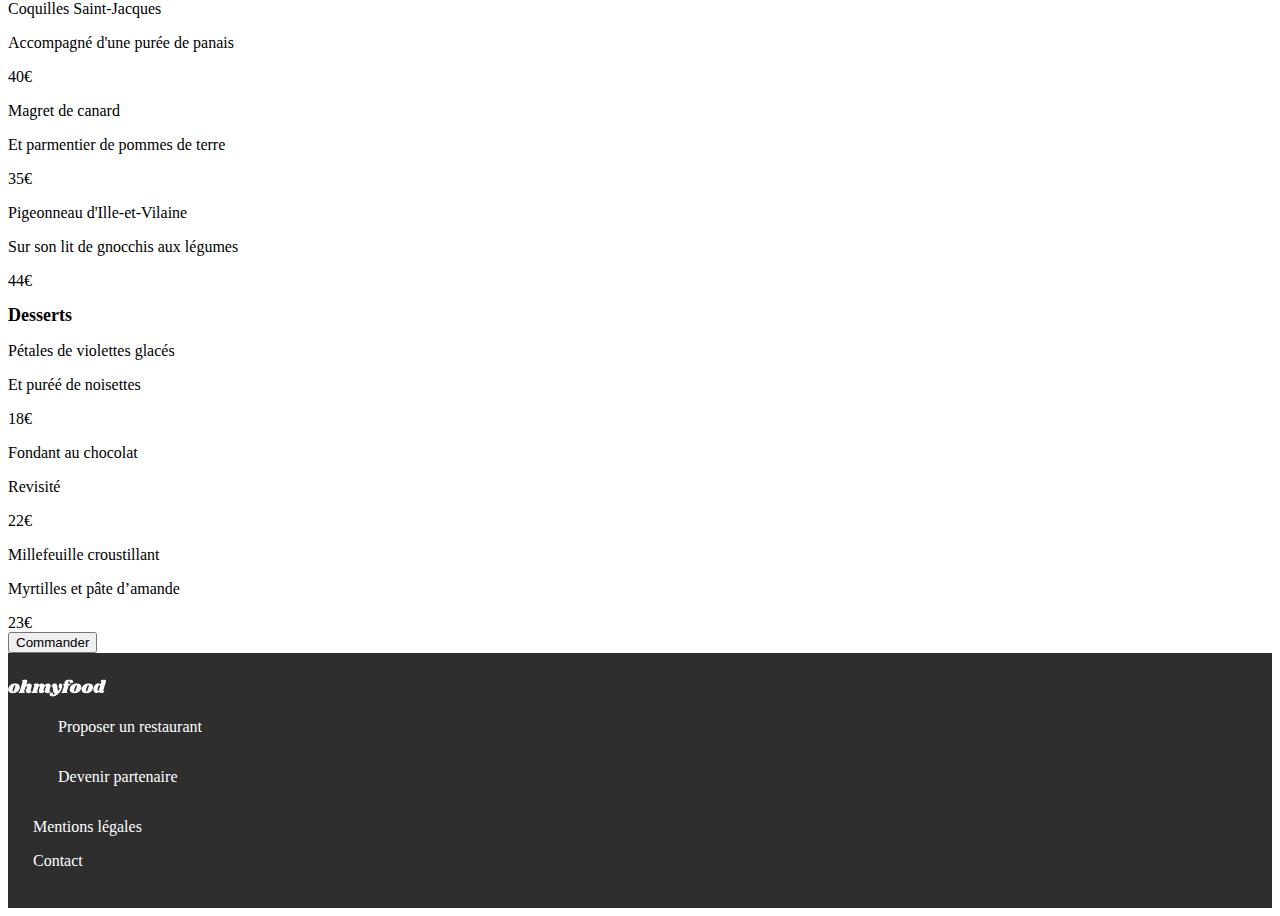
<file: page4.html>
<html lang="fr">
    
    <head>
        <meta charset="UTF-8">
        <meta name="viewport" content="width=device-width, initial-scale=1.0">
        <link rel="preconnect" href="https://fonts.googleapis.com">
        <link rel="preconnect" href="https://fonts.gstatic.com" crossorigin>
        <link href="https://fonts.googleapis.com/css2?family=Raleway:wght@400;500;700&display=swap" rel="stylesheet">
        <link rel="stylesheet" href="https://cdnjs.cloudflare.com/ajax/libs/font-awesome/6.2.1/css/all.min.css"
        integrity="sha512-MV7K8+y+gLIBoVD59lQIYicR65iaqukzvf/nwasF0nqhPay5w/9lJmVM2hMDcnK1OnMGCdVK+iQrJ7lzPJQd1w=="
        crossorigin="anonymous" referrerpolicy="no-referrer">
        <link rel="stylesheet" href="./css-scss/style.css">
        <title>ohmyfood</title>
    </head>
    
    <body>
        <header> 
            <img src="images et textes OMF/images/logo/ohmyfood@2x.svg" alt="logo ohmyfood">
        </header>
        
        <section>
            <img src="images et textes OMF/images/restaurants/toa-heftiba-DQKerTsQwi0-unsplash.jpg" alt="">
            <div>
                <h1>À la française</h1>
                <i class="fa-regular fa-heart"></i>
            </div>
            <article> 
                <h2>Entrées</h2>
                <div>
                    <div>
                        <p>Tartare de poulpe acidulé</p>
                        <p>Aux zestes d'orange</p>
                    </div>
                    <span>25€</span>
                </div>
                <div>
                    <div>
                        <p>Velouté de légumes d'antan</p>
                        <p>Carotte, panais, topinambour</p>
                    </div>
                    <span>35€</span>
                </div>
                <div>
                    <div>
                        <p>Soupe à l'oignon</p>
                        <p>Revisitée</p>
                    </div>
                    <span>20€</span>
                </div>

            </article>

            <article>
                <h2>Plats</h2>
                <div>
                    <div>
                        <p>Coquilles Saint-Jacques</p>
                        <p>Accompagné d'une purée de panais</p>
                    </div>
                    <span>40€</span>
                </div>
                <div>
                    <div>
                        <p>Magret de canard</p>
                        <p>Et parmentier de pommes de terre</p>
                    </div>
                    <span>35€</span>
                </div>
                <div>
                    <div>
                        <p>Pigeonneau d'Ille-et-Vilaine</p>
                        <p>Sur son lit de gnocchis aux légumes</p>
                    </div>
                    <span>44€</span>
                </div>
            </article>
            <article>
                <h2>Desserts</h2>
                <div>
                    <div>
                        <p>Pétales de violettes glacés</p>
                        <p>Et puréé de noisettes</p>
                    </div>
                    <span>18€</span>
                </div>
                <div>
                    <div>
                        <p>Fondant au chocolat</p>
                        <p>Revisité</p>
                    </div>
                    <span>22€</span>
                </div>
                <div>
                    <div>
                        <p>Millefeuille croustillant</p>
                        <p>Myrtilles et pâte d’amande</p>
                    </div>
                    <span>23€</span>
                </div>
            </article>
            <button>Commander</button>

        
        </section>

        <footer>
          
            <img src="images et textes OMF/images/logo/ohmyfood_little.png" alt="logo du site">
            <div>
                <i class="fa-solid fa-utensils"></i>
                <p>Proposer un restaurant</p>
            </div>
            <div>
                <i class="fa-solid fa-handshake-angle"></i>
                <p>Devenir partenaire</p>
            </div>
            <p>Mentions légales</p>
            <p>Contact</p>

        </footer>
    </body>
    
</html>
</file>
<file: css-scss/style.css>
html {
  font-family: "Roboto";
}
html h1 {
  font-size: 24px;
}
html h2 {
  font-size: 18px;
}

body {
  box-sizing: border-box;
}

header {
  display: flex;
  flex-direction: column;
  gap: 20px;
  padding-top: 20px;
}
header img {
  width: 50%;
  margin: auto;
}

.localisation {
  display: flex;
  justify-content: center;
  gap: 15px;
  background-color: #EAEAEA;
  box-shadow: 0px 6px 6px 0px rgba(0, 0, 0, 0.2);
}
.localisation .icon_location {
  display: flex;
  padding-top: 15px;
}

.presentation {
  text-align: center;
  background-color: #F6F6F6;
  display: flex;
  flex-direction: column;
  align-items: center;
  width: 100%;
}
.presentation .btn {
  font-size: 16px;
  font-family: "roboto";
  background-image: linear-gradient(#ff79da, #9356dc);
  color: white;
  border: 0px;
  border-radius: 30px;
  padding: 18px;
  margin: 20px;
}
.presentation h1 {
  padding-top: 15px;
}
.presentation p {
  font-size: 18px;
}

.fonctionnement {
  margin: 20px;
  display: flex;
  flex-direction: column;
  gap: 20px;
}
.fonctionnement div {
  display: flex;
  align-items: center;
  gap: 30px;
  border: solid transparent;
  border-radius: 20px;
  padding: 10px;
  padding-left: 30px;
  background-color: F6F6F6;
  box-shadow: 0px 6px 6px 0px rgba(0, 0, 0, 0.2);
  position: relative;
}
.fonctionnement div span {
  height: 24px;
  width: 24px;
  display: flex;
  align-items: center;
  justify-content: center;
  border-radius: 50%;
  background-color: #9356dc;
  color: white;
  position: absolute;
  left: -20px;
}

.restaurants {
  display: flex;
  flex-direction: column;
  background-color: #F6F6F6;
  gap: 10px;
  padding-bottom: 50px;
}
.restaurants h1 {
  margin-left: 15px;
}
.restaurants div {
  display: flex;
  flex-direction: column;
  border-radius: 20px;
  background-color: white;
  margin-left: 15px;
  margin-right: 15px;
}
.restaurants div img {
  width: 100%;
  height: 231px;
  border-top-left-radius: 20px;
  border-top-right-radius: 20px;
  object-fit: cover;
}
.restaurants div span {
  display: flex;
  flex-direction: row;
  align-items: center;
  justify-content: space-between;
  margin-left: 20px;
  margin-right: 20px;
}

footer {
  background-color: rgba(0, 0, 0, 0.821);
  color: white;
  padding-top: 22px;
  padding-bottom: 22px;
}
footer div {
  display: flex;
  align-items: center;
  margin-left: 25px;
}
footer p {
  display: flex;
  margin-left: 25px;
}/*# sourceMappingURL=style.css.map */
</file>
